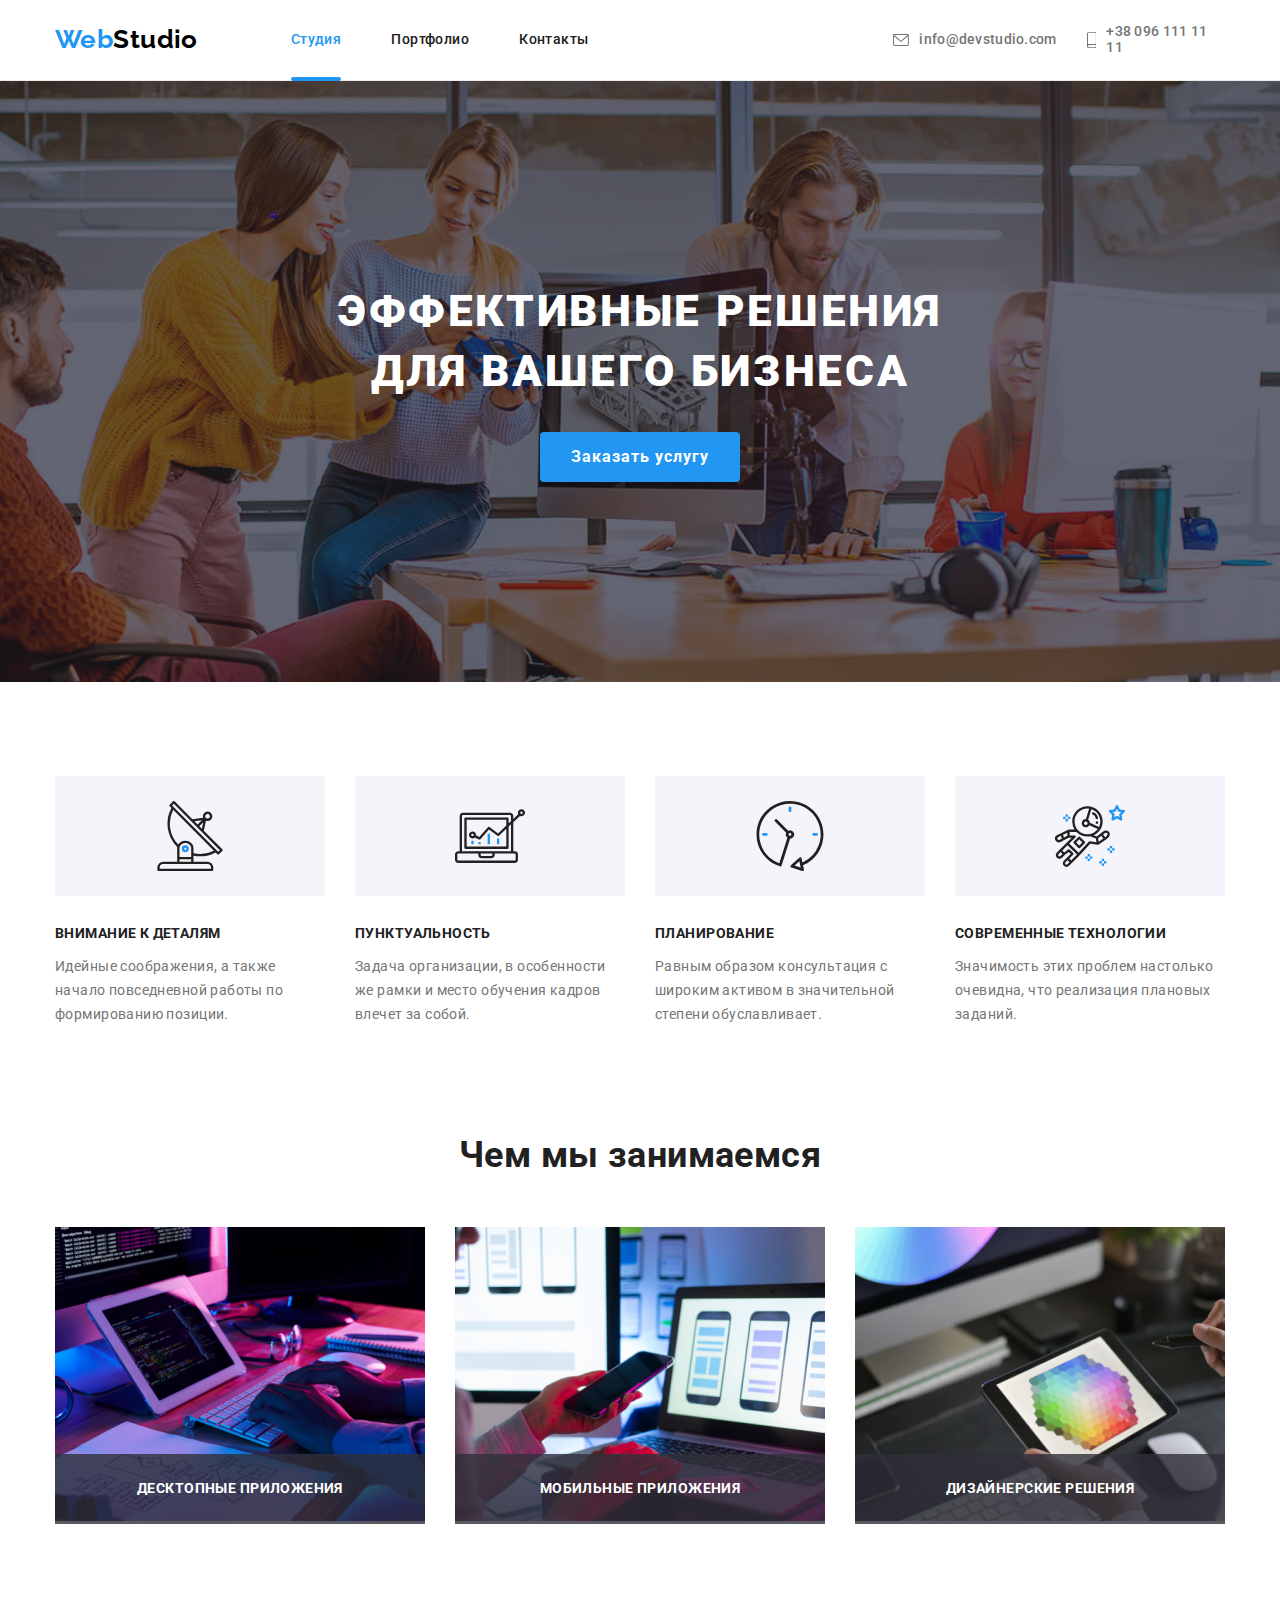
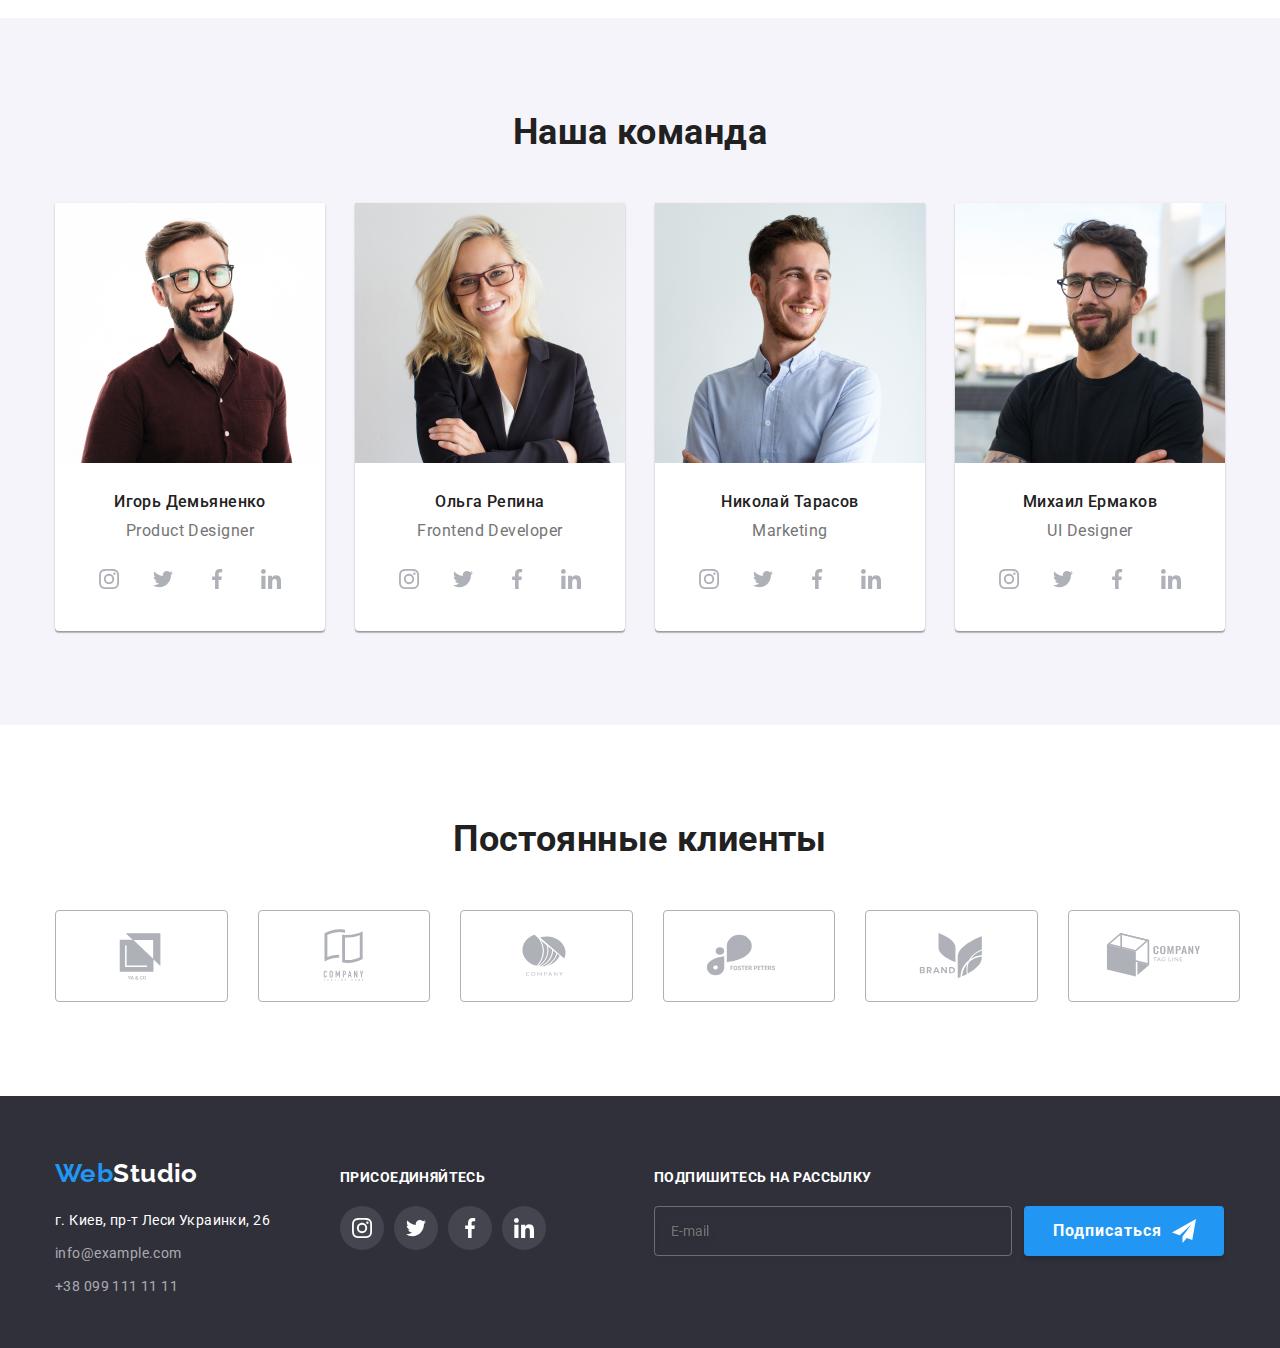
<file: index.html>
<!DOCTYPE html>
<html lang="ru">

<head>
    <meta charset="UTF-8" />
    <meta http-equiv="X-UA-Compatible" content="IE=edge" />
    <meta name="viewport" content="width=device-width, initial-scale=1.0" />
    <title>Студия</title>
    <link rel="preconnect" href="https://fonts.googleapis.com" />
    <link rel="preconnect" href="https://fonts.gstatic.com" crossorigin />
    <link href="https://fonts.googleapis.com/css2?family=Raleway:wght@700&family=Roboto:wght@400;500;700;900&display=swap" rel="stylesheet" />

    <link rel="stylesheet" href="./css/main.min.css" />

</head>

<body>
    <!-- header -->
    <header class="page-header">
        <div class="container page-header--justify">
            <div class="page-header__container">
                <a href="./index.html" class="page-header__logo-link">
                    <span class="page-header__logo">Web</span>Studio
                </a>
                <div class="menu-container" data-menu>
                    <nav class="nav">
                        <ul class="nav__list">
                            <li class="nav__item"><a href="./index.html" class="nav__link nav__current">Студия</a></li>
                            <li class="nav__item"><a href="./portfolio.html" class="nav__link">Портфолио</a></li>
                            <li class="nav__item"><a href="#" class="nav__link">Контакты</a></li>
                        </ul>
                    </nav>
                    <ul class="head-address">
                        <li class="head-address__item">
                            <a href="mailto:info@devstudio.com" class="head-address__link head-address--larger-size">
                                <svg class="head-address__icon" width="16" height="12">
                                    <use href="./images/icons.svg#envelope"></use>
                                </svg> info@devstudio.com
                            </a>
                        </li>
                        <li class="head-address__item">
                            <a href="tel:+380961111111" class="head-address__link head-address--smaller-size">
                                <svg class="head-address__icon" width="10" height="16">
                                    <use href="./images/icons.svg#smartphone"></use>
                                </svg> +38 096 111 11 11
                            </a>
                        </li>
                    </ul>
                    <ul class="header-links">
                        <li class="header-links__item">Instagram</li>
                        <li class="header-links__item">Twitter</li>
                        <li class="header-links__item">Facebook</li>
                        <li class="header-links__item">LinkedIn</li>
                    </ul>
                </div>
            </div>
            <button aria-expanded="false" aria-controls="nav__list" type="button" class="nav__button" data-menu-button>
                <svg width="24" height="24" aria-label="Переключатель мобильного меню">
                    <use class="nav__icon-menu" href="images/icons.svg#menu"></use>
                    <use class="nav__icon-close" href="images/icons.svg#close-menu"></use>
                </svg>
            </button>
        </div>
    </header>
    <main>
        <!-- основа -->
        <section class="hero">
            <div class="container">
                <h1 class="hero__title">Эффективные решения <br />для вашего бизнеса</h1>
                <button type="button" class="button" data-modal-open>Заказать услугу</button>
                <!-- MODAL -->
                <div class="backdrop is-hidden" data-modal>
                    <div class="modal">
                        <button type="button" class="modal__button" data-modal-close>
                            <svg width="18" height="18" class="modal-icon">
                                <use href="./images/icons.svg#close"></use>
                            </svg>
                        </button>
                        <p class="modal-text">Оставьте свои данные, мы вам перезвоним</p>

                        <form autocomplete="off" class="form">
                            <label class="form__label" for="name">Имя </label>
                            <span class="form__box">
                                <input type="text" name="name" class="form__input" id="name" />
                                <svg width="18" height="18" class="form__icon">
                                    <use href="./images/icons.svg#person"></use>
                                </svg>
                            </span>

                            <label class="form__label" for="phone-number">Телефон </label>
                            <span class="form__box"><input type="tel" name="phone-number" class="form__input"
                                    id="phone-number" />
                                <svg width="18" height="18" class="form__icon">
                                    <use href="./images/icons.svg#phone"></use>
                                </svg>
                            </span>

                            <label class="form__label" for="email">Почта </label>
                            <span class="form__box">
                                <input type="email" name="email" class="form__input" id="email" />
                                <svg width="18" height="18" class="form__icon">
                                    <use href="./images/icons.svg#email"></use>
                                </svg>
                            </span>

                            <label class="form__label" for="comment">Комментарий </label>
                            <textarea name="comment" id="comment" class="form__comment" placeholder="Введите текст"></textarea>


                            <label class="checkbox form__checkbox">
                                <input type="checkbox" name="checkbox" class="checkbox__visually-hidden" />
                                <svg width="11" height="8" class="checkbox__icon">
                                    <use href="./images/icons.svg#check"></use>
                                </svg>
                                Соглашаюсь с рассылкой и принимаю
                                <a href="#" class="checkbox__link">Условия договора</a>
                            </label>

                            <button type="submit" class="button">Отправить</button>
                        </form>
                    </div>
                </div>
            </div>
        </section>

        <!-- преимущества -->
        <section>
            <div class="container">
                <ul class="features">
                    <li class="features__item">
                        <svg class="features__icon" width="270" height="120">
                            <use href="./images/icons.svg#antenna"></use>
                        </svg>
                        <h3 class="features__title">Внимание к деталям</h3>
                        <p class="features__text">
                            Идейные соображения, а также начало повседневной работы по формированию позиции.
                        </p>
                    </li>
                    <li class="features__item">
                        <svg class="features__icon" width="270" height="120">
                            <use href="./images/icons.svg#diagram"></use>
                        </svg>
                        <h3 class="features__title">Пунктуальность</h3>
                        <p class="features__text">
                            Задача организации, в особенности же рамки и место обучения кадров влечет за собой.
                        </p>
                    </li>
                    <li class="features__item">
                        <svg class="features__icon" width="270" height="120">
                            <use href="./images/icons.svg#clock"></use>
                        </svg>
                        <h3 class="features__title">Планирование</h3>
                        <p class="features__text">
                            Равным образом консультация с широким активом в значительной степени обуславливает.
                        </p>
                    </li>
                    <li class="features__item">
                        <svg class="features__icon" width="270" height="120">
                            <use href="./images/icons.svg#astronaut"></use>
                        </svg>
                        <h3 class="features__title">Современные технологии</h3>
                        <p class="features__text">
                            Значимость этих проблем настолько очевидна, что реализация плановых заданий.
                        </p>
                    </li>
                </ul>
            </div>
        </section>
        <!-- чем занимаемся -->
        <section class="section-occupation">
            <div class="container">
                <h2 class="section-title">Чем мы занимаемся</h2>
                <ul class="occupation">
                    <li class="occupation__item">
                        <picture>
                            <source srcset="./images/desktop/occupation/desk-occup1@1x.jpg 370w, ./images/desktop/occupation/desk-occup1@2x.jpg 740w" media="(min-width: 1200px)" />
                            <img src="./images/img.1.jpg" alt="Человек набирает код на клавиатуре, перед ним планшет с синтаксисом" width="370" />
                            <div class="occupation__caption">
                                <p class="occupation__text">Десктопные приложения</p>
                            </div>
                        </picture>
                    </li>
                    <li class="occupation__item">
                        <picture>
                            <source srcset="./images/desktop/occupation/desk-occup2@1x.jpg 370w, ./images/desktop/occupation/desk-occup2@2x.jpg 740w" media="(min-width: 1200px)" />
                            <img src="./images/img.2.jpg" alt="Девушка держит телефон в руке, перед ней открытый ноутбук с инструкциями по телефону" width="370" />
                            <div class="occupation__caption">
                                <p class="occupation__text">Мобильные приложения</p>
                            </div>
                        </picture>
                    </li>
                    <li class="occupation__item">
                        <picture>
                            <source srcset="./images/desktop/occupation/desk-occup3@1x.jpg 370w, ./images/desktop/occupation/desk-occup3@2x.jpg 740w" media="(min-width: 1200px)" />
                            <img src="./images/img.3.jpg" alt="Человек держит планшет с изображением разноцветной мозаики" width="370" />
                            <div class="occupation__caption">
                                <p class="occupation__text">Дизайнерские решения</p>
                            </div>
                        </picture>
                    </li>
                </ul>
            </div>
        </section>
        <!-- команда -->
        <section class="section-team">
            <div class="container">
                <h2 class="section-title">Наша команда</h2>
                <ul class="team">
                    <li class="team__item">
                        <picture>
                            <source srcset="./images/desktop/team/desk-team1@1x.jpg 270w, ./images/desktop/team/desk-team1@2x.jpg 540w" media="(min-width: 1200px)" width="270" />
                            <source srcset="./images/tablet/team/tab-team1@1x.jpg 354w, ./images/tablet/team/tab-team1@2x.jpg 708w" media="(min-width: 768px)" width="354" />
                            <source srcset="./images/mobile/team/mob-team1@1x.jpg 450w, ./images/mobile/team/mob-team1@2x.jpg 900w" media="(max-width: 767px)" width="450" />

                            <img src="./images/img.4.jpg" alt="Product Designer" class="team__pic" />
                        </picture>
                        <h3 class="team__title">Игорь Демьяненко</h3>
                        <p class="team__text">Product Designer</p>
                        <ul class="media-links">
                            <li class="media-links__item">
                                <a href="#" aria-label="instagram" class="media-links__link">
                                    <svg class="media-links__icon" width="20" height="20">
                                        <use href="./images/icons.svg#instagram"></use>
                                    </svg>
                                </a>
                            </li>
                            <li class="media-links__item">
                                <a href="#" aria-label="twitter" class="media-links__link">
                                    <svg class="media-links__icon" width="20" height="20">
                                        <use href="./images/icons.svg#twitter"></use>
                                    </svg>
                                </a>
                            </li>
                            <li class="media-links__item">
                                <a href="#" aria-label="facebook" class="media-links__link">
                                    <svg class="media-links__icon" width="20" height="20">
                                        <use href="./images/icons.svg#facebook"></use>
                                    </svg>
                                </a>
                            </li>
                            <li class="media-links__item">
                                <a href="#" aria-label="linkedin" class="media-links__link">
                                    <svg class="media-links__icon" width="20" height="20">
                                        <use href="./images/icons.svg#linkedin"></use>
                                    </svg>
                                </a>
                            </li>
                        </ul>
                    </li>
                    <li class="team__item">
                        <picture>
                            <source srcset="./images/desktop/team/desk-team2@1x.jpg 270w, ./images/desktop/team/desk-team2@2x.jpg 540w" media="(min-width: 1200px)" width="270" />
                            <source srcset="./images/tablet/team/tab-team2@1x.jpg 354w, ./images/tablet/team/tab-team2@2x.jpg 708w" media="(min-width: 768px)" width="354" />
                            <source srcset="./images/mobile/team/mob-team2@1x.jpg 450w, ./images/mobile/team/mob-team2@2x.jpg 900w" media="(max-width: 767px)" width="450" />
                            <img src="./images/img.5.jpg" alt="Frontend Developer" class="team__pic" />
                        </picture>
                        <h3 class="team__title">Ольга Репина</h3>
                        <p class="team__text">Frontend Developer</p>
                        <ul class="media-links">
                            <li class="media-links__item">
                                <a href="#" aria-label="instagram" class="media-links__link">
                                    <svg class="media-links__icon" width="20" height="20">
                                        <use href="./images/icons.svg#instagram"></use>
                                    </svg>
                                </a>
                            </li>
                            <li class="media-links__item">
                                <a href="#" aria-label="twitter" class="media-links__link">
                                    <svg class="media-links__icon" width="20" height="20">
                                        <use href="./images/icons.svg#twitter"></use>
                                    </svg>
                                </a>
                            </li>
                            <li class="media-links__item">
                                <a href="#" aria-label="facebook" class="media-links__link">
                                    <svg class="media-links__icon" width="20" height="20">
                                        <use href="./images/icons.svg#facebook"></use>
                                    </svg>
                                </a>
                            </li>
                            <li class="media-links__item">
                                <a href="#" aria-label="linkedin" class="media-links__link">
                                    <svg class="media-links__icon" width="20" height="20">
                                        <use href="./images/icons.svg#linkedin"></use>
                                    </svg>
                                </a>
                            </li>
                        </ul>
                    </li>
                    <li class="team__item">
                        <picture>
                            <source srcset="./images/desktop/team/desk-team3@1x.jpg 270w, ./images/desktop/team/desk-team3@2x.jpg 540w" media="(min-width: 1200px)" width="270" />
                            <source srcset="./images/tablet/team/tab-team3@1x.jpg 354w, ./images/tablet/team/tab-team3@2x.jpg 708w" media="(min-width: 768px)" width="354" />
                            <source srcset="./images/mobile/team/mob-team3@1x.jpg 450w, ./images/mobile/team/mob-team3@2x.jpg 900w" media="(max-width: 767px)" width="450" />
                            <img src="./images/img.6.jpg" alt="Marketing" class="team__pic" />
                        </picture>
                        <h3 class="team__title">Николай Тарасов</h3>
                        <p class="team__text">Marketing</p>
                        <ul class="media-links">
                            <li class="media-links__item">
                                <a href="#" aria-label="instagram" class="media-links__link">
                                    <svg class="media-links__icon" width="20" height="20">
                                        <use href="./images/icons.svg#instagram"></use>
                                    </svg>
                                </a>
                            </li>
                            <li class="media-links__item">
                                <a href="#" aria-label="twitter" class="media-links__link">
                                    <svg class="media-links__icon" width="20" height="20">
                                        <use href="./images/icons.svg#twitter"></use>
                                    </svg>
                                </a>
                            </li>
                            <li class="media-links__item">
                                <a href="#" aria-label="facebook" class="media-links__link">
                                    <svg class="media-links__icon" width="20" height="20">
                                        <use href="./images/icons.svg#facebook"></use>
                                    </svg>
                                </a>
                            </li>
                            <li class="media-links__item">
                                <a href="#" aria-label="linkedin" class="media-links__link">
                                    <svg class="media-links__icon" width="20" height="20">
                                        <use href="./images/icons.svg#linkedin"></use>
                                    </svg>
                                </a>
                            </li>
                        </ul>
                    </li>
                    <li class="team__item">
                        <picture>
                            <source srcset="./images/desktop/team/desk-team4@1x.jpg 270w, ./images/desktop/team/desk-team4@2x.jpg 540w" media="(min-width: 1200px)" width="270" />
                            <source srcset="./images/tablet/team/tab-team4@1x.jpg 354w, ./images/tablet/team/tab-team4@2x.jpg 708w" media="(min-width: 768px)" width="354" />
                            <source srcset="./images/mobile/team/mob-team4@1x.jpg 450w, ./images/mobile/team/mob-team4@2x.jpg 900w" media="(max-width: 767px)" width="450" />
                            <img src="./images/img.7.jpg" alt="UI Designer" class="team__pic" />
                        </picture>
                        <h3 class="team__title">Михаил Ермаков</h3>
                        <p class="team__text">UI Designer</p>
                        <ul class="media-links">
                            <li class="media-links__item">
                                <a href="#" aria-label="instagram" class="media-links__link">
                                    <svg class="media-links__icon" width="20" height="20">
                                        <use href="./images/icons.svg#instagram"></use>
                                    </svg>
                                </a>
                            </li>
                            <li class="media-links__item">
                                <a href="#" aria-label="twitter" class="media-links__link">
                                    <svg class="media-links__icon" width="20" height="20">
                                        <use href="./images/icons.svg#twitter"></use>
                                    </svg>
                                </a>
                            </li>
                            <li class="media-links__item">
                                <a href="#" aria-label="facebook" class="media-links__link">
                                    <svg class="media-links__icon" width="20" height="20">
                                        <use href="./images/icons.svg#facebook"></use>
                                    </svg>
                                </a>
                            </li>
                            <li class="media-links__item">
                                <a href="#" aria-label="linkedin" class="media-links__link">
                                    <svg class="media-links__icon" width="20" height="20">
                                        <use href="./images/icons.svg#linkedin"></use>
                                    </svg>
                                </a>
                            </li>
                        </ul>
                    </li>
                </ul>
            </div>
        </section>
        <!--Постоянные клиенты-->
        <section class="section-clients">
            <div class="container">
                <h2 class="section-title">Постоянные клиенты</h2>
                <ul class="clients">
                    <li class="clients__item">
                        <a href="#" class="clients__link">
                            <svg class="clients__icon" width="106" height="60">
                                <use href="./images/icons.svg#logo1"></use>
                            </svg>
                        </a>
                    </li>
                    <li class="clients__item">
                        <a href="#" class="clients__link">
                            <svg class="clients__icon" width="106" height="60">
                                <use href="./images/icons.svg#logo2"></use>
                            </svg>
                        </a>
                    </li>
                    <li class="clients__item">
                        <a href="#" class="clients__link">
                            <svg class="clients__icon" width="106" height="60">
                                <use href="./images/icons.svg#logo3"></use>
                            </svg>
                        </a>
                    </li>
                    <li class="clients__item">
                        <a href="#" class="clients__link">
                            <svg class="clients__icon" width="106" height="60">
                                <use href="./images/icons.svg#logo4"></use>
                            </svg>
                        </a>
                    </li>
                    <li class="clients__item">
                        <a href="#" class="clients__link">
                            <svg class="clients__icon" width="106" height="60">
                                <use href="./images/icons.svg#logo5"></use>
                            </svg>
                        </a>
                    </li>
                    <li class="clients__item">
                        <a href="#" class="clients__link">
                            <svg class="clients__icon" width="106" height="60">
                                <use href="./images/icons.svg#logo6"></use>
                            </svg>
                        </a>
                    </li>
                </ul>
            </div>
        </section>
    </main>

    <!-- footer -->
    <footer class="page-footer">
        <div class="container page-footer--align">
            <div class="page-footer__container">
                <div class="address-box">
                    <a href="./index.html" class="address-box__link">
                        <span class="address-box__logo">Web</span>Studio</a>
                    <address>
                        <ul class="footer-address">
                            <li class="footer-address__item">
                                <a href="https://goo.gl/maps/1nnUmnMPvjqET8Wr9"
                                    class="footer-address__link footer-address__link--address">г. Киев, пр-т Леси
                                    Украинки, 26</a>
                            </li>
                            <li class="footer-address__item">
                                <a href="mailto:info@example.com"
                                    class="footer-address__link footer-address__link--email">info@example.com</a>
                            </li>
                            <li class="footer-address__item">
                                <a href="tel:+380991111111" class="footer-address__link footer-address__link--tel">+38
                                    099 111 11 11</a>
                            </li>
                        </ul>
                    </address>
                </div>
                <div class="media-box">
                    <h3 class="media-box__title">присоединяйтесь</h3>
                    <ul class="media-box__list">
                        <li class="media-box__item">
                            <a href="#" aria-label="instagram" class="media-box__link">
                                <svg class="media-box__icon" width="20" height="20">
                                    <use href="./images/icons.svg#instagram"></use>
                                </svg>
                            </a>
                        </li>
                        <li class="media-box__item">
                            <a href="#" aria-label="twitter" class="media-box__link">
                                <svg class="media-box__icon" width="20" height="20">
                                    <use href="./images/icons.svg#twitter"></use>
                                </svg>
                            </a>
                        </li>
                        <li class="media-box__item">
                            <a href="#" aria-label="facebook" class="media-box__link">
                                <svg class="media-box__icon" width="20" height="20">
                                    <use href="./images/icons.svg#facebook"></use>
                                </svg>
                            </a>
                        </li>
                        <li class="media-box__item">
                            <a href="#" aria-label="linkedin" class="media-box__link">
                                <svg class="media-box__icon" width="20" height="20">
                                    <use href="./images/icons.svg#linkedin"></use>
                                </svg>
                            </a>
                        </li>
                    </ul>
                </div>
            </div>
            <form class="footer-form">
                <div class="footer-form__box">
                    <h3 class="footer-form__title">Подпишитесь на рассылку</h3>
                    <label>
                        <input type="email" name="footer-email" placeholder="E-mail" class="footer-form__input" />
                    </label>
                </div>
                <button class="button  footer-form--subscribe">
                    Подписаться
                    <svg class="footer-form__icon" width="24" height="24">
                        <use href="./images/icons.svg#send"></use>
                    </svg>
                </button>
            </form>
        </div>
    </footer>
    <script src="./js/modal.js"></script>
    <script src="./js/mobile-menu.js"></script>
</body>

</html>
</file>
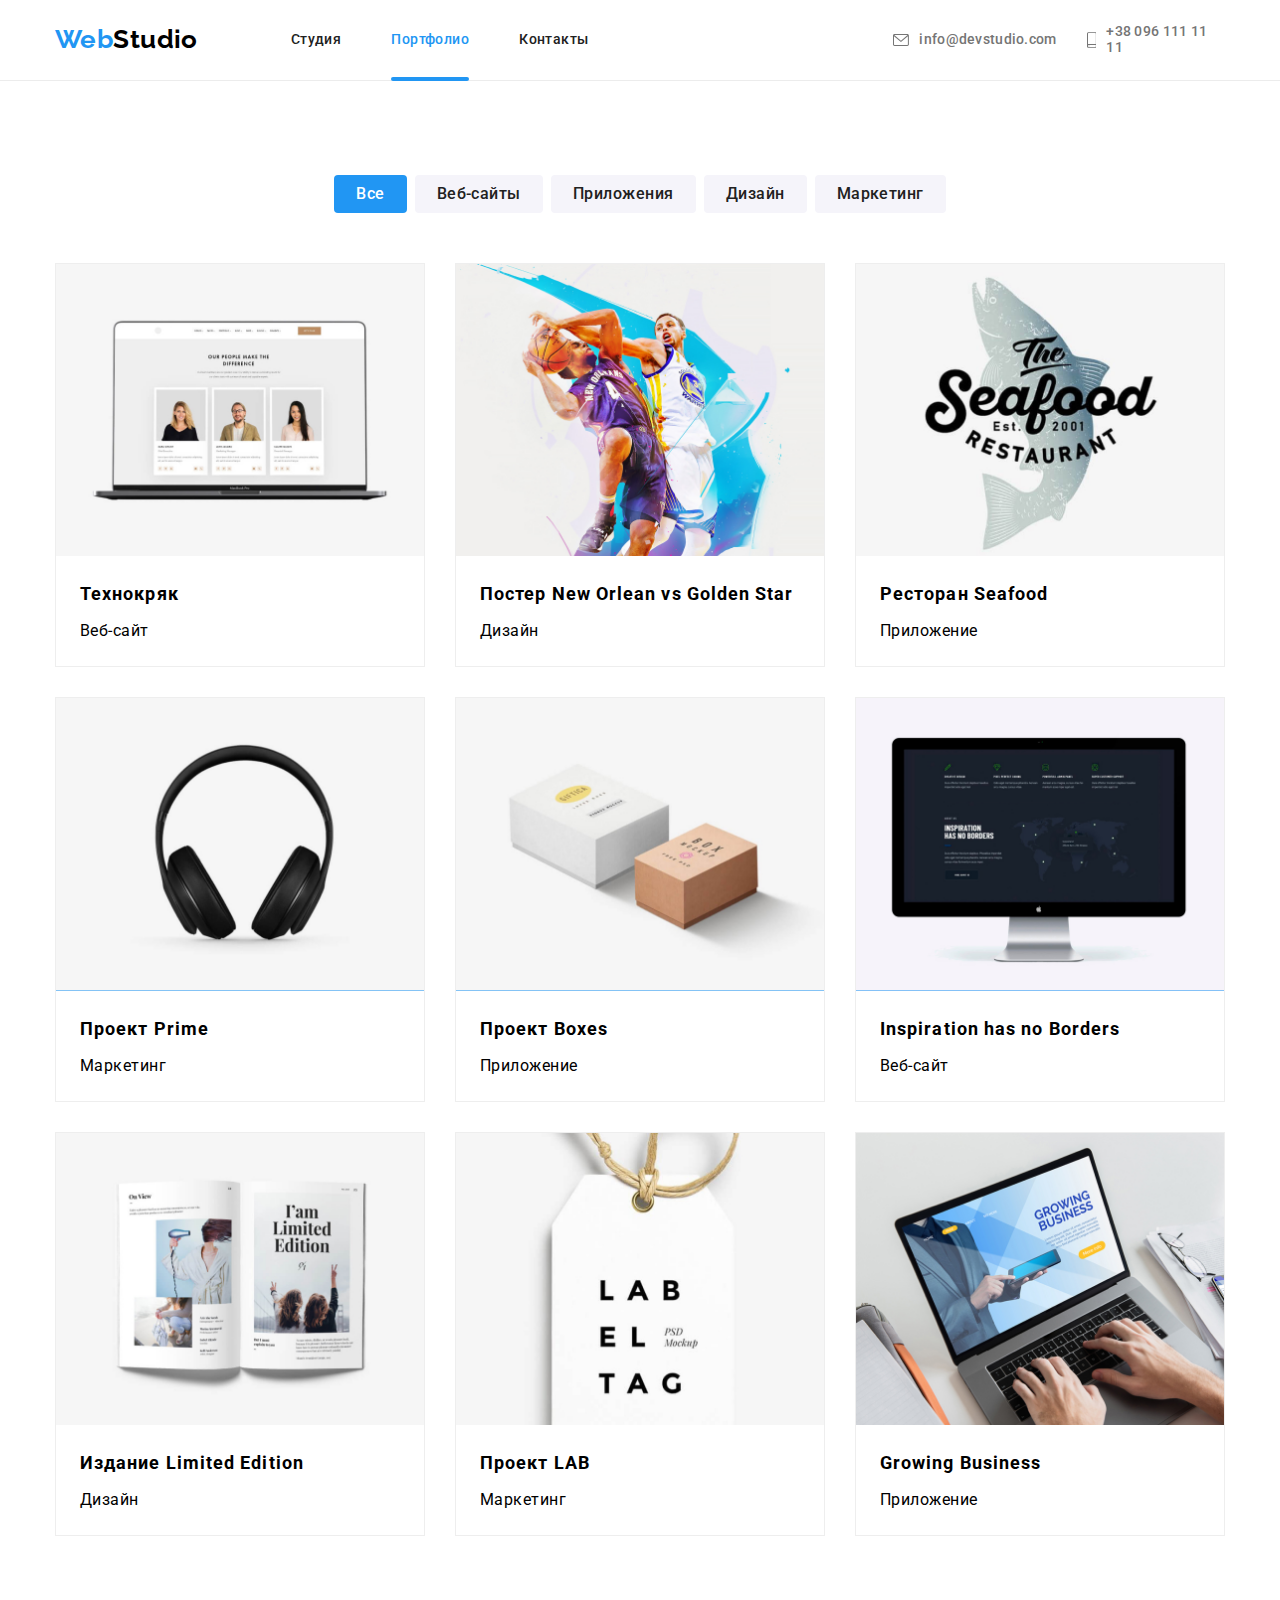
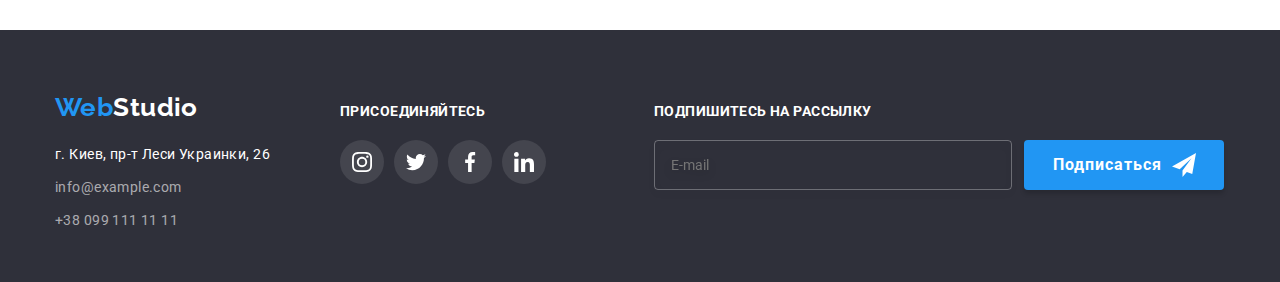
<file: portfolio.html>
<!DOCTYPE html>
<html lang="ru">

<head>
    <meta charset="UTF-8" />
    <meta http-equiv="X-UA-Compatible" content="IE=edge" />
    <meta name="viewport" content="width=device-width, initial-scale=1.0" />
    <title>Портфолио</title>
    <link rel="preconnect" href="https://fonts.googleapis.com" />
    <link rel="preconnect" href="https://fonts.gstatic.com" crossorigin />
    <link href="https://fonts.googleapis.com/css2?family=Raleway:wght@700&family=Roboto:wght@400;500;700;900&display=swap" rel="stylesheet" />

    <link rel="stylesheet" href="./css/main.min.css" />

</head>

<body>
    <!-- header -->
    <header class="page-header">
        <div class="container page-header--justify">
            <div class="page-header__container">
                <a href="./index.html" class="page-header__logo-link">
                    <span class="page-header__logo">Web</span>Studio</a>
                <div class="menu-container" data-menu>
                    <nav class="nav">
                        <ul class="nav__list">
                            <li class="nav__item"><a href="./index.html" class="nav__link">Студия</a></li>
                            <li class="nav__item"><a href="./portfolio.html" class="nav__link nav__current">Портфолио</a>
                            </li>
                            <li class="nav__item"><a href="#" class="nav__link">Контакты</a></li>
                        </ul>
                    </nav>
                    <ul class="head-address">
                        <li class="head-address__item">
                            <a href="mailto:info@devstudio.com" class="head-address__link head-address--larger-size">
                                <svg class="head-address__icon" width="16" height="12">
                                    <use href="./images/icons.svg#envelope"></use>
                                </svg> info@devstudio.com
                            </a>
                        </li>
                        <li class="head-address__item">
                            <a href="tel:+380961111111" class="head-address__link head-address--smaller-size">
                                <svg class="head-address__icon" width="10" height="16">
                                    <use href="./images/icons.svg#smartphone"></use>
                                </svg> +38 096 111 11 11
                            </a>
                        </li>
                    </ul>
                </div>
            </div>
            <button aria-expanded="false" aria-controls="nav__list" type="button" class="nav__button" data-menu-button>
                <svg width="24" height="24" aria-label="Переключатель мобильного меню">
                    <use class="nav__icon-menu" href="images/icons.svg#menu"></use>
                    <use class="nav__icon-close" href="images/icons.svg#close-menu"></use>
                </svg>
            </button>
        </div>
    </header>
    <!-- main -->
    <main>
        <!-- progjects -->
        <section>
            <div class="container">
                <div class="filter">
                    <button type="button" class="filter__button filter--accent">Все</button>
                    <button type="button" class="filter__button">Веб-сайты</button>
                    <button type="button" class="filter__button">Приложения</button>
                    <button type="button" class="filter__button">Дизайн</button>
                    <button type="button" class="filter__button">Маркетинг</button>
                </div>
                <ul class="projects">
                    <li class="projects__item">
                        <a class="projects__link">
                            <div class="projects__box">
                                <picture>
                                    <source srcset="./images/desktop/portfolio/desk-project1@1x.jpg 370w, ./images/desktop/portfolio/desk-project1@2x.jpg 740w" media="(min-width: 1200px)" width="370" />
                                    <source srcset="./images/tablet/portfolio/tab-project1@1x.jpg 354w, ./images/tablet/portfolio/tab-project1@2x.jpg 708w" media="(min-width: 768px)" width="354" />
                                    <source srcset="./images/mobile/portfolio/mob-project1@1x.jpg 450w, ./images/mobile/portfolio/mob-project1@2x.jpg 900w" media="(max-width: 767px)" width="450" />
                                    <img src="./images/portfolio.1.jpg" alt="Интерфейс веб-сайта изображен на экране ноутбука" class="projects__pic" />
                                    <div>
                                        <p class="projects__text"> Технокряк это современная площадка распространения коронавируса. Компании используют эту платформу для цифрового шпионажа и атак на защищённые сервера конкурентов. </p>
                                    </div>
                                </picture>
                            </div>
                            <h2 class="projects__title">Технокряк</h2>
                            <p class="projects__description">Веб-сайт</p>
                        </a>
                    </li>
                    <li class="projects__item">
                        <a class="projects__link">
                            <div class="projects__box">
                                <picture>
                                    <source srcset="./images/desktop/portfolio/desk-project2@1x.jpg 370w, ./images/desktop/portfolio/desk-project2@2x.jpg 740w" media="(min-width: 1200px)" width="370" />
                                    <source srcset="./images/tablet/portfolio/tab-project2@1x.jpg 354w, ./images/tablet/portfolio/tab-project2@2x.jpg 708w" media="(min-width: 768px)" width="354" />
                                    <source srcset="./images/mobile/portfolio/mob-project2@1x.jpg 450w, ./images/mobile/portfolio/mob-project2@2x.jpg 900w" media="(max-width: 767px)" width="450" />
                                    <img src="./images/portfolio.2.jpg" alt="Постер с двумя баскетболистами в ходе игры" class="projects__pic" />
                                    <div>
                                        <p class="projects__text">
                                            Технокряк это современная площадка распространения коронавируса. Компании используют эту платформу для цифрового шпионажа и атак на защищённые сервера конкурентов.
                                        </p>
                                    </div>
                                </picture>
                            </div>
                            <h2 class="projects__title">Постер New Orlean vs Golden Star</h2>
                            <p class="projects__description">Дизайн</p>
                        </a>
                    </li>
                    <li class="projects__item">
                        <a class="projects__link">
                            <div class="projects__box">
                                <picture>
                                    <source srcset="./images/desktop/portfolio/desk-project3@1x.jpg 370w, ./images/desktop/portfolio/desk-project3@2x.jpg 740w" media="(min-width: 1200px)" width="370" />
                                    <source srcset="./images/tablet/portfolio/tab-project3@1x.jpg 354w, ./images/tablet/portfolio/tab-project3@2x.jpg 708w" media="(min-width: 768px)" width="354" />
                                    <source srcset="./images/mobile/portfolio/mob-project3@1x.jpg 450w, ./images/mobile/portfolio/mob-project3@2x.jpg 900w" media="(max-width: 767px)" width="450" />
                                    <img src="./images/portfolio.3.jpg" alt="Логотип названия ресторана с рыбой на заднем фоне" class="projects__pic" />
                                    <div>
                                        <p class="projects__text">
                                            Технокряк это современная площадка распространения коронавируса. Компании используют эту платформу для цифрового шпионажа и атак на защищённые сервера конкурентов.
                                        </p>
                                    </div>
                                </picture>
                            </div>
                            <h2 class="projects__title">Ресторан Seafood</h2>
                            <p class="projects__description">Приложение</p>
                        </a>
                    </li>
                    <li class="projects__item">
                        <a class="projects__link">
                            <div class="projects__box">
                                <picture>
                                    <source srcset="./images/desktop/portfolio/desk-project4@1x.jpg 370w, ./images/desktop/portfolio/desk-project4@2x.jpg 740w" media="(min-width: 1200px)" width="370" />
                                    <source srcset="./images/tablet/portfolio/tab-project4@1x.jpg 354w, ./images/tablet/portfolio/tab-project4@2x.jpg 708w" media="(min-width: 768px)" width="354" />
                                    <source srcset="./images/mobile/portfolio/mob-project4@1x.jpg 450w, ./images/mobile/portfolio/mob-project4@2x.jpg 900w" media="(max-width: 767px)" width="450" />
                                    <img src="./images/portfolio.4.jpg" alt="Черные наушники на белом фоне" class="projects__pic">
                                    <div>
                                        <p class="projects__text">
                                            Технокряк это современная площадка распространения коронавируса. Компании используют эту платформу для цифрового шпионажа и атак на защищённые сервера конкурентов.
                                        </p>
                                    </div>
                                </picture>
                            </div>
                            <h2 class="projects__title">Проект Prime</h2>
                            <p class="projects__description">Маркетинг</p>
                        </a>
                    </li>
                    <li class="projects__item">
                        <a class="projects__link">
                            <div class="projects__box">
                                <picture>
                                    <source srcset="./images/desktop/portfolio/desk-project5@1x.jpg 370w, ./images/desktop/portfolio/desk-project5@2x.jpg 740w" media="(min-width: 1200px)" width="370" />
                                    <source srcset="./images/tablet/portfolio/tab-project5@1x.jpg 354w, ./images/tablet/portfolio/tab-project5@2x.jpg 708w" media="(min-width: 768px)" width="354" />
                                    <source srcset="./images/mobile/portfolio/mob-project5@1x.jpg 450w, ./images/mobile/portfolio/mob-project5@2x.jpg 900w" media="(max-width: 767px)" width="450" />
                                    <img src="./images/portfolio.5.jpg" alt="Большая белая подарочная коробка и коричневая коробка поменьше расположены рядом" class="projects__pic" />
                                    <div>
                                        <p class="projects__text">
                                            Технокряк это современная площадка распространения коронавируса. Компании используют эту платформу для цифрового шпионажа и атак на защищённые сервера конкурентов.
                                        </p>
                                    </div>
                                </picture>
                            </div>
                            <h2 class="projects__title">Проект Boxes</h2>
                            <p class="projects__description">Приложение</p>
                        </a>
                    </li>
                    <li class="projects__item">
                        <a class="projects__link">
                            <div class="projects__box">
                                <picture>
                                    <source srcset="./images/desktop/portfolio/desk-project6@1x.jpg 370w, ./images/desktop/portfolio/desk-project6@2x.jpg 740w" media="(min-width: 1200px)" width="370" />
                                    <source srcset="./images/tablet/portfolio/tab-project6@1x.jpg 354w, ./images/tablet/portfolio/tab-project6@2x.jpg 708w" media="(min-width: 768px)" width="354" />
                                    <source srcset="./images/mobile/portfolio/mob-project6@1x.jpg 450w, ./images/mobile/portfolio/mob-project6@2x.jpg 900w" media="(max-width: 767px)" width="450" />
                                    <img src=" ./images/portfolio.6.jpg " alt="Черный монитор с интерфейсом веб-сайта" class="projects__pic" />
                                    <div>
                                        <p class="projects__text">
                                            Технокряк это современная площадка распространения коронавируса. Компании используют эту платформу для цифрового шпионажа и атак на защищённые сервера конкурентов.
                                        </p>
                                    </div>
                                </picture>
                            </div>
                            <h2 class="projects__title">Inspiration has no Borders</h2>
                            <p class="projects__description">Веб-сайт</p>
                        </a>
                    </li>
                    <li class="projects__item">
                        <a class="projects__link">
                            <div class="projects__box">
                                <picture>
                                    <source srcset="./images/desktop/portfolio/desk-project7@1x.jpg 370w, ./images/desktop/portfolio/desk-project7@2x.jpg 740w" media="(min-width: 1200px)" width="370" />
                                    <source srcset="./images/tablet/portfolio/tab-project7@1x.jpg 354w, ./images/tablet/portfolio/tab-project7@2x.jpg 708w" media="(min-width: 768px)" width="354" />
                                    <source srcset="./images/mobile/portfolio/mob-project7@1x.jpg 450w, ./images/mobile/portfolio/mob-project7@2x.jpg 900w" media="(max-width: 767px)" width="450" />
                                    <img src="./images/portfolio.7.jpg" alt="Развернутый журнал со страницами с ограниченного тиража" class="projects__pic" />
                                    <div>
                                        <p class="projects__text">
                                            Технокряк это современная площадка распространения коронавируса. Компании используют эту платформу для цифрового шпионажа и атак на защищённые сервера конкурентов.
                                        </p>
                                    </div>
                                </picture>
                            </div>
                            <h2 class="projects__title">Издание Limited Edition</h2>
                            <p class="projects__description">Дизайн</p>
                        </a>
                    </li>
                    <li class="projects__item">
                        <a class="projects__link">
                            <div class="projects__box">
                                <picture>
                                    <source srcset="./images/desktop/portfolio/desk-project8@1x.jpg 370w, ./images/desktop/portfolio/desk-project8@2x.jpg 740w" media="(min-width: 1200px)" width="370" />
                                    <source srcset="./images/tablet/portfolio/tab-project8@1x.jpg 354w, ./images/tablet/portfolio/tab-project8@2x.jpg 708w" media="(min-width: 768px)" width="354" />
                                    <source srcset="./images/mobile/portfolio/mob-project8@1x.jpg 450w, ./images/mobile/portfolio/mob-project8@2x.jpg 900w" media="(max-width: 767px)" width="450" />
                                    <img src="./images/portfolio.8.jpg" alt="Черный текст названия проекта на белой бирке" class="projects__pic" />
                                    <div>
                                        <p class="projects__text">
                                            Технокряк это современная площадка распространения коронавируса. Компании используют эту платформу для цифрового шпионажа и атак на защищённые сервера конкурентов.
                                        </p>
                                    </div>
                                </picture>
                            </div>
                            <h2 class="projects__title">Проект LAB</h2>
                            <p class="projects__description">Маркетинг</p>
                        </a>
                    </li>
                    <li class="projects__item">
                        <a class="projects__link">
                            <div class="projects__box">
                                <picture>
                                    <source srcset="./images/desktop/portfolio/desk-project9@1x.jpg 370w, ./images/desktop/portfolio/desk-project9@2x.jpg 740w" media="(min-width: 1200px)" width="370" />
                                    <source srcset="./images/tablet/portfolio/tab-project9@1x.jpg 354w, ./images/tablet/portfolio/tab-project9@2x.jpg 708w" media="(min-width: 768px)" width="354" />
                                    <source srcset="./images/mobile/portfolio/mob-project9@1x.jpg 450w, ./images/mobile/portfolio/mob-project9@2x.jpg 900w" media="(max-width: 767px)" width="450" />
                                    <img src="./images/portfolio.9.jpg" alt="Интерфейс страницы приложения изображен на экране ноутбука" class="projects__pic" />
                                    <div>
                                        <p class="projects__text">
                                            Технокряк это современная площадка распространения коронавируса. Компании используют эту платформу для цифрового шпионажа и атак на защищённые сервера конкурентов.
                                        </p>
                                    </div>
                                </picture>
                            </div>
                            <h2 class=" projects__title ">Growing Business</h2>
                            <p class=" projects__description ">Приложение</p>
                        </a>
                    </li>
                </ul>
            </div>
        </section>
        <!-- footer -->
        <footer class="page-footer">
            <div class="container page-footer--align">
                <div class="page-footer__container">
                    <div class="address-box">
                        <a href="./index.html" class="address-box__link">
                            <span class="address-box__logo">Web</span>Studio</a>
                        <address>
                            <ul class="footer-address">
                                <li class="footer-address__item">
                                    <a href="https://goo.gl/maps/1nnUmnMPvjqET8Wr9"
                                        class="footer-address__link footer-address__link--address">г. Киев, пр-т Леси
                                        Украинки, 26</a>
                                </li>
                                <li class="footer-address__item">
                                    <a href=" mailto:info@example.com "
                                        class="footer-address__link footer-address__link--email">info@example.com</a>
                                </li>
                                <li class="footer-address__item">
                                    <a href="tel:+380991111111"
                                        class="footer-address__link footer-address__link--tel">+38
                                        099 111 11 11</a>
                                </li>
                            </ul>
                        </address>
                    </div>
                    <div class="media-box">
                        <h3 class="media-box__title">присоединяйтесь</h3>
                        <ul class="media-box__list">
                            <li class="media-box__item">
                                <a href="#" aria-label="instagram" class="media-box__link">
                                    <svg class="media-box__icon" width="20" height="20">
                                        <use href="./images/icons.svg#instagram"></use>
                                    </svg>
                                </a>
                            </li>
                            <li class="media-box__item">
                                <a href="#" aria-label="twitter" class="media-box__link">
                                    <svg class="media-box__icon" width="20" height="20">
                                        <use href="./images/icons.svg#twitter"></use>
                                    </svg>
                                </a>
                            </li>
                            <li class="media-box__item">
                                <a href="#" aria-label="facebook" class="media-box__link">
                                    <svg class="media-box__icon" width="20" height="20">
                                        <use href="./images/icons.svg#facebook"></use>
                                    </svg>
                                </a>
                            </li>
                            <li class="media-box__item">
                                <a href="#" aria-label="linkedin" class="media-box__link">
                                    <svg class="media-box__icon" width="20" height="20">
                                        <use href="./images/icons.svg#linkedin"></use>
                                    </svg>
                                </a>
                            </li>
                        </ul>
                    </div>
                </div>
                <form class="footer-form">
                    <div class="footer-form__box">
                        <h3 class="footer-form__title">Подпишитесь на рассылку</h3>
                        <label>
                            <input type="email" name="footer-email" placeholder="E-mail" class="footer-form__input" />
                        </label>
                    </div>
                    <button class="button footer-form--subscribe">
                        Подписаться
                        <svg width="24" height="24" class="footer-form__icon">
                            <use href="./images/icons.svg#send"></use>
                        </svg>
                    </button>
                </form>
            </div>
        </footer>
        <script src="./js/mobile-menu.js"></script>
</body>

</html>
</file>
<file: css/main.min.css>
/*! modern-normalize v1.1.0 | MIT License | https://github.com/sindresorhus/modern-normalize */*,::before,::after{-webkit-box-sizing:border-box;box-sizing:border-box}html{line-height:1.15;-webkit-text-size-adjust:100%;-moz-tab-size:4;-o-tab-size:4;tab-size:4}body{margin:0;font-family:system-ui,-apple-system,"Segoe UI",Roboto,Helvetica,Arial,sans-serif,"Apple Color Emoji","Segoe UI Emoji"}hr{height:0;color:inherit}abbr[title]{-webkit-text-decoration:underline dotted;text-decoration:underline dotted}b,strong{font-weight:bolder}code,kbd,samp,pre{font-family:ui-monospace, SFMono-Regular, Consolas, 'Liberation Mono', Menlo, monospace;font-size:1em}small{font-size:80%}sub,sup{font-size:75%;line-height:0;position:relative;vertical-align:baseline}sub{bottom:-0.25em}sup{top:-0.5em}table{text-indent:0;border-color:inherit}button,input,optgroup,select,textarea{font-family:inherit;font-size:100%;line-height:1.15;margin:0}button,select{text-transform:none}button,[type='button'],[type='reset'],[type='submit']{-webkit-appearance:button}::-moz-focus-inner{border-style:none;padding:0}:-moz-focusring{outline:1px dotted ButtonText}:-moz-ui-invalid{box-shadow:none}legend{padding:0}progress{vertical-align:baseline}::-webkit-inner-spin-button,::-webkit-outer-spin-button{height:auto}[type='search']{-webkit-appearance:textfield;outline-offset:-2px}::-webkit-search-decoration{-webkit-appearance:none}::-webkit-file-upload-button{-webkit-appearance:button;font:inherit}summary{display:list-item}.nav__list,.head-address,.header-links,.features,.occupation,.team,.media-links,.clients,.projects,.footer-address,.media-box__list{list-style:none;padding:0;margin:0}.page-header__logo,.address-box__logo{font-family:'Raleway', sans-serif;color:#2196F3}.media-box__title,.footer-form__title{text-transform:uppercase;margin-bottom:20px;padding:0;font-weight:700;font-size:14px;line-height:1.14;letter-spacing:0.03em;color:#fff}body{font-size:14px;font-family:'Roboto', sans-serif;letter-spacing:0.03em}.button{display:inline-block;height:50px;width:200px;background-color:#2196F3;color:#fff;font-family:'Roboto', sans-serif;font-style:normal;font-weight:bold;font-size:16px;line-height:30px;cursor:pointer;letter-spacing:0.06em;-webkit-box-shadow:0px 4px 4px rgba(0,0,0,0.15);box-shadow:0px 4px 4px rgba(0,0,0,0.15);border-radius:4px;border:none;margin:0 auto}.container{margin:0 auto;padding-left:15px;padding-right:15px}@media screen and (min-width: 480px){.container{width:480px}}@media screen and (min-width: 768px){.container{width:768px}}@media screen and (min-width: 1200px){.container{width:1200px}}.section-title{color:#212121;font-weight:700;font-size:28px;line-height:1.17;text-align:center;padding-bottom:30px;margin:0}@media screen and (min-width: 1200px){.section-title{padding-bottom:50px;font-size:36px;line-height:1.16}}.page-header{border-bottom:1px solid #ececec;position:relative;width:100%}.page-header--justify{height:80px}@media screen and (max-width: 767px){.page-header--justify{display:-webkit-box;display:-ms-flexbox;display:flex;-webkit-box-pack:justify;-ms-flex-pack:justify;justify-content:space-between;-webkit-box-align:center;-ms-flex-align:center;align-items:center}}@media screen and (min-width: 768px){.page-header__container{display:-webkit-box;display:-ms-flexbox;display:flex}}.page-header__logo-link{font-family:'Raleway', sans-serif;font-style:normal;text-decoration:none;font-weight:700;font-size:24px;line-height:1.16;color:#000;margin-bottom:16px;margin-top:16px}@media screen and (min-width: 768px){.page-header__logo-link{margin-right:88px;margin-bottom:26px;margin-top:26px}}@media screen and (min-width: 1200px){.page-header__logo-link{font-size:26px;line-height:1.19;margin-right:93px;margin-bottom:25px;margin-top:24px}}.nav{display:-webkit-box;display:-ms-flexbox;display:flex}@media screen and (max-width: 767px){.menu-container{display:none;position:absolute;left:0;top:100%;height:100%;width:100%}.menu-container.is-open{display:block;position:fixed;top:0;left:0;width:100%;height:100%;background-color:#fff;z-index:999}}@media screen and (min-width: 768px) and (max-width: 1199px){.menu-container{display:-webkit-box;display:-ms-flexbox;display:flex;-webkit-box-align:center;-ms-flex-align:center;align-items:center;-webkit-box-pack:justify;-ms-flex-pack:justify;justify-content:space-between;width:100%}}@media screen and (min-width: 1200px){.menu-container{display:-webkit-box;display:-ms-flexbox;display:flex}}.nav__list{display:-webkit-box;display:-ms-flexbox;display:flex}@media screen and (max-width: 767px){.nav__list{-webkit-box-orient:vertical;-webkit-box-direction:normal;-ms-flex-direction:column;flex-direction:column;position:absolute;left:40px;top:48px}}@media screen and (max-width: 767px){.nav__item:not(:last-child){padding-bottom:32px}}@media screen and (min-width: 768px){.nav__item:not(:last-child){margin-right:50px}}.nav__link{font-family:'Roboto', sans-serif;font-style:normal;font-weight:500;text-decoration:none;font-size:40px;line-height:1.17;color:#212121;display:block;-webkit-transition:color 250ms cubic-bezier(0.4, 0, 0.2, 1);transition:color 250ms cubic-bezier(0.4, 0, 0.2, 1)}@media screen and (min-width: 768px){.nav__link{font-size:14px;line-height:1.14;text-align:center;padding:32px 0}}.nav__link:hover,.nav__link:focus{color:#2196F3}.nav__current{color:#2196F3;position:relative}@media screen and (min-width: 768px){.nav__current::after{content:"";display:inline-block;width:100%;height:4px;position:absolute;left:0;bottom:-1px;background-color:#2196F3;border-radius:2px}}.nav__button{display:none}@media screen and (max-width: 767px){.nav__button{display:-webkit-inline-box;display:-ms-inline-flexbox;display:inline-flex;margin:0;padding:0;border:none;background-color:transparent;z-index:999}.nav__button .nav__icon-close{display:none}.nav__button .nav__icon-menu{display:block}.nav__button.is-open .nav__icon-close{display:block}.nav__button.is-open .nav__icon-menu{display:none}}@media screen and (max-width: 767px){.head-address{display:-webkit-box;display:-ms-flexbox;display:flex;-webkit-box-orient:vertical;-webkit-box-direction:reverse;-ms-flex-direction:column-reverse;flex-direction:column-reverse;position:absolute;left:40px;bottom:134px}}@media screen and (min-width: 1200px){.head-address{display:-webkit-box;display:-ms-flexbox;display:flex;-webkit-box-align:center;-ms-flex-align:center;align-items:center;margin-left:305px}}@media screen and (min-width: 768px) and (max-width: 1199px){.head-address__item:nth-child(1){margin-bottom:10px}}@media screen and (min-width: 1200px){.head-address__item:nth-child(1){margin-right:30px}}@media screen and (max-width: 767px){.head-address--larger-size{font-size:24px;line-height:1.16;letter-spacing:0.02em}}@media screen and (max-width: 767px){.head-address--smaller-size{font-size:34px;line-height:1.17;letter-spacing:0.02em;margin-bottom:32px}}.head-address__link{display:-webkit-box;display:-ms-flexbox;display:flex;-webkit-box-align:center;-ms-flex-align:center;align-items:center;letter-spacing:0.02em;font-weight:500;text-decoration:none;color:#757575;-webkit-transition:color 250ms cubic-bezier(0.4, 0, 0.2, 1);transition:color 250ms cubic-bezier(0.4, 0, 0.2, 1)}.head-address__link:hover,.head-address__link:focus{color:#2196F3}@media screen and (min-width: 768px){.head-address__link{font-size:14px;line-height:1.14}}.head-address__icon{fill:#757575;margin-right:10px;-webkit-transition:fill 250ms cubic-bezier(0.4, 0, 0.2, 1);transition:fill 250ms cubic-bezier(0.4, 0, 0.2, 1)}@media screen and (max-width: 767px){.head-address__icon{display:none}}.head-address__link:hover .head-address__icon,.head-address__link:focus .head-address__icon{fill:#2196F3}.header-links{width:100%;display:-webkit-box;display:-ms-flexbox;display:flex;position:absolute;bottom:48px;left:40px}@media screen and (min-width: 768px){.header-links{display:none}}.header-links__item{font-size:18px;line-height:1.22;letter-spacing:0.02em;font-weight:500;color:#2196F3}.header-links__item:not(:last-child)::after{content:"";border:1px solid rgba(33,33,33,0.2);margin-left:10px;margin-right:10px}.hero{background-color:#2f303a;margin-left:auto;margin-right:auto;background-image:-webkit-gradient(linear, left top, right top, from(rgba(47,48,58,0.4)), to(rgba(47,48,58,0.4))),url(../images/img.fon.jpg);background-image:linear-gradient(to right, rgba(47,48,58,0.4), rgba(47,48,58,0.4)),url(../images/img.fon.jpg);background-repeat:no-repeat;background-position:center;background-size:cover;width:100%;max-width:1600px;padding:118px 0;text-align:center}@media (min-device-pixel-ratio: 2), (-webkit-min-device-pixel-ratio: 2), (min-resolution: 192dpi), (min-resolution: 2dppx){.hero{background-image:-webkit-gradient(linear, left top, right top, from(rgba(47,48,58,0.4)), to(rgba(47,48,58,0.4))),url("../images/mobile/header/mob-header@2x.jpg");background-image:linear-gradient(to right, rgba(47,48,58,0.4), rgba(47,48,58,0.4)),url("../images/mobile/header/mob-header@2x.jpg")}}@media screen and (min-width: 768px){.hero{background-image:-webkit-gradient(linear, left top, right top, from(rgba(47,48,58,0.4)), to(rgba(47,48,58,0.4))),url("../images/tablet/header/tab-header@1x.jpg");background-image:linear-gradient(to right, rgba(47,48,58,0.4), rgba(47,48,58,0.4)),url("../images/tablet/header/tab-header@1x.jpg")}}@media screen and (min-width: 768px) and (min-device-pixel-ratio: 2), screen and (min-width: 768px) and (-webkit-min-device-pixel-ratio: 2), screen and (min-width: 768px) and (min-resolution: 192dpi), screen and (min-width: 768px) and (min-resolution: 2dppx){.hero{background-image:-webkit-gradient(linear, left top, right top, from(rgba(47,48,58,0.4)), to(rgba(47,48,58,0.4))),url("../images/tablet/header/tab-header@2x.jpg");background-image:linear-gradient(to right, rgba(47,48,58,0.4), rgba(47,48,58,0.4)),url("../images/tablet/header/tab-header@2x.jpg")}}@media screen and (min-width: 1200px){.hero{padding:200px 0;background-image:-webkit-gradient(linear, left top, right top, from(rgba(47,48,58,0.4)), to(rgba(47,48,58,0.4))),url("../images/desktop/header/desk-header@1x.jpg");background-image:linear-gradient(to right, rgba(47,48,58,0.4), rgba(47,48,58,0.4)),url("../images/desktop/header/desk-header@1x.jpg")}}@media screen and (min-width: 1200px) and (min-device-pixel-ratio: 2), screen and (min-width: 1200px) and (-webkit-min-device-pixel-ratio: 2), screen and (min-width: 1200px) and (min-resolution: 192dpi), screen and (min-width: 1200px) and (min-resolution: 2dppx){.hero{background-image:-webkit-gradient(linear, left top, right top, from(rgba(47,48,58,0.4)), to(rgba(47,48,58,0.4))),url("../images/desktop/header/desk-header@2x.jpg");background-image:linear-gradient(to right, rgba(47,48,58,0.4), rgba(47,48,58,0.4)),url("../images/desktop/header/desk-header@2x.jpg")}}.hero__title{color:#fff;font-weight:900;font-size:26px;line-height:1.61;letter-spacing:0.06em;text-transform:uppercase;margin-top:0;margin-bottom:30px}@media screen and (min-width: 1200px){.hero__title{font-size:44px;line-height:1.37}}.backdrop{position:fixed;top:0;left:0;width:100%;height:100%;z-index:1;background-color:rgba(0,0,0,0.2);-webkit-transition:250ms linear;transition:250ms linear}.backdrop.is-hidden{opacity:0;pointer-events:none;visibility:hidden}.backdrop.is-hidden .modal{-webkit-transform:translate(-50%, -50%) scale(0.9);transform:translate(-50%, -50%) scale(0.9)}.modal{position:absolute;top:50%;left:50%;width:450px;height:609px;-webkit-transform:translate(-50%, -50%) scale(1);transform:translate(-50%, -50%) scale(1);-webkit-transition:-webkit-transform 250ms linear;transition:-webkit-transform 250ms linear;transition:transform 250ms linear;transition:transform 250ms linear, -webkit-transform 250ms linear;-webkit-box-shadow:0px 1px 3px rgba(0,0,0,0.12),0px 1px 1px rgba(0,0,0,0.14),0px 2px 1px rgba(0,0,0,0.2);box-shadow:0px 1px 3px rgba(0,0,0,0.12),0px 1px 1px rgba(0,0,0,0.14),0px 2px 1px rgba(0,0,0,0.2);border-radius:4px;background-color:#fff;padding:40px}@media screen and (max-width: 479px){.modal{width:calc(100% - 30px)}}@media screen and (min-width: 1200px){.modal{width:528px;height:581px}}.modal__button{position:absolute;top:8px;right:8px;width:30px;height:30px;padding:0;border-radius:50%;border:1px solid rgba(0,0,0,0.1);background-color:#fff;cursor:pointer}.modal__button:hover .modal-icon,.modal__button:focus .modal-icon{fill:#2196F3}.modal-icon{-webkit-transition:fill 250ms cubic-bezier(0.4, 0, 0.2, 1);transition:fill 250ms cubic-bezier(0.4, 0, 0.2, 1);margin:5px 5px}.modal-text{font-weight:700;font-size:20px;line-height:1.5;margin:0 0 12px 0;color:#212121}@media screen and (min-width: 1200px){.modal-text{line-height:1.15}}.form__label{font-weight:400;font-size:12px;line-height:1.16;letter-spacing:0.01em;display:-webkit-box;display:-ms-flexbox;display:flex;color:#757575}.form__box{position:relative}.form__input{width:100%;height:40px;border:1px solid rgba(33,33,33,0.2);border-radius:4px;padding:11px 42px;margin-bottom:10px;margin-top:4px;font-weight:normal;font-size:12px;line-height:1.16;letter-spacing:0.01em}.form__input:focus{border:1px solid #2196F3;outline:0}.form__input:focus ~ .form__icon{fill:#2196F3}.form__icon{position:absolute;top:0;left:14px}.form__comment{width:100%;height:120px;border:1px solid rgba(33,33,33,0.2);border-radius:4px;resize:none;padding:12px 16px;margin-top:4px;font-weight:normal;font-size:12px;line-height:1.16;letter-spacing:0.01em}.form__comment::-webkit-input-placeholder{color:rgba(117,117,117,0.5)}.form__comment:-ms-input-placeholder{color:rgba(117,117,117,0.5)}.form__comment::-ms-input-placeholder{color:rgba(117,117,117,0.5)}.form__comment::placeholder{color:rgba(117,117,117,0.5)}.form__comment:focus{border:1px solid #2196F3;outline:0}.form__comment:not(:placeholder-shown){color:#212121}.checkbox{font-weight:normal;font-size:12px;line-height:1.16;color:#757575;-webkit-box-align:center;-ms-flex-align:center;align-items:center;-webkit-box-pack:center;-ms-flex-pack:center;justify-content:center;display:-webkit-box;display:-ms-flexbox;display:flex}@media screen and (min-width: 1200px){.checkbox{font-size:14px;line-height:1.71;-webkit-box-pack:center;-ms-flex-pack:center;justify-content:center}}.form__checkbox{margin-bottom:30px;margin-top:20px}.checkbox__visually-hidden{position:absolute;white-space:nowrap;width:1px;height:1px;overflow:hidden;border:0;padding:0;clip:rect(0 0 0 0);-webkit-clip-path:inset(50%);clip-path:inset(50%);margin:-1px}.checkbox__visually-hidden:checked+.checkbox__icon{background-color:#2196F3;border:transparent}.checkbox__icon{width:16px;height:15px;border-radius:2px;border:2px solid #212121;margin-right:8px;margin-bottom:4px;cursor:pointer}@media screen and (min-width: 768px){.checkbox__icon{margin-right:7px}}.checkbox__link{color:#2196F3}@media screen and (min-width: 768px){.checkbox__link{margin-left:4px}}.features{-webkit-box-orient:horizontal;-webkit-box-direction:normal;-ms-flex-direction:row;flex-direction:row;padding:60px 0}@media screen and (min-width: 768px){.features{display:-webkit-box;display:-ms-flexbox;display:flex;-ms-flex-wrap:wrap;flex-wrap:wrap}}@media screen and (min-width: 1200px){.features{padding:94px 0;display:-webkit-box;display:-ms-flexbox;display:flex;-ms-flex-wrap:nowrap;flex-wrap:nowrap}}.features__item{margin-bottom:30px}@media screen and (min-width: 768px){.features__item{width:calc((100% - 4 * 15px) / 2);margin-right:15px;margin-left:15px}}@media screen and (min-width: 1200px){.features__item{margin:0}}@media screen and (min-width: 1200px){.features__item:not(:last-child){margin-right:30px;padding:0}}.features__icon{background-color:#f5f4fa;display:block;margin-bottom:30px;padding:25px 100px}@media screen and (max-width: 767px){.features__icon{width:100%}}@media screen and (min-width: 768px) and (max-width: 1199px){.features__icon{width:100%}}.features__title{color:#212121;font-weight:700;font-size:14px;line-height:1.14;letter-spacing:0.03em;text-transform:uppercase}@media screen and (max-width: 767px){.features__title{text-align:center}}.features__text{font-family:Roboto;font-weight:700;font-style:normal;font-weight:normal;font-size:14px;line-height:1.7;letter-spacing:0.03em;color:#757575}@media screen and (max-width: 1199px){.section-occupation{display:none}}.occupation{display:-webkit-box;display:-ms-flexbox;display:flex;-webkit-box-orient:horizontal;-webkit-box-direction:normal;-ms-flex-direction:row;flex-direction:row;padding-bottom:94px}.occupation__item{position:relative;display:-webkit-box;display:-ms-flexbox;display:flex}.occupation__item:not(:last-child){margin-right:30px}.occupation__caption{position:absolute;bottom:0;left:0;width:370px;height:70px;display:-webkit-box;display:-ms-flexbox;display:flex;-webkit-box-align:center;-ms-flex-align:center;align-items:center;-webkit-box-pack:center;-ms-flex-pack:center;justify-content:center;font-weight:700;font-size:14px;line-height:1.14;text-transform:uppercase;background-color:rgba(47,48,58,0.8)}.occupation__text{margin:0;padding:0;color:#fff}.section-team{background-color:#f5f4fa;padding-top:60px}@media screen and (min-width: 1200px){.section-team{padding-top:94px}}@media screen and (max-width: 767px){.team{padding-bottom:60px}}@media screen and (min-width: 768px){.team{display:-webkit-box;display:-ms-flexbox;display:flex;-ms-flex-wrap:wrap;flex-wrap:wrap;-webkit-box-pack:justify;-ms-flex-pack:justify;justify-content:space-between}}@media screen and (min-width: 1200px){.team{padding-bottom:94px}}.team__item{-webkit-box-shadow:0px 1px 3px rgba(0,0,0,0.12),0px 1px 1px rgba(0,0,0,0.14),0px 2px 1px rgba(0,0,0,0.2);box-shadow:0px 1px 3px rgba(0,0,0,0.12),0px 1px 1px rgba(0,0,0,0.14),0px 2px 1px rgba(0,0,0,0.2);border-radius:0px 0px 4px 4px;background-color:#fff;text-align:center}@media screen and (max-width: 767px){.team__item{width:100%}.team__item:not(:last-child){margin-bottom:30px}}@media screen and (min-width: 768px) and (max-width: 1199px){.team__item:nth-child(-n+2){margin-bottom:30px}}.team__pic{display:block}@media screen and (max-width: 767px){.team__pic{width:100%}}.team__title{color:#212121;font-weight:500;font-size:16px;line-height:1.18;padding:30px 0 10px;margin:0}.team__text{font-family:'Roboto', sans-serif;font-style:normal;font-weight:normal;font-size:16px;letter-spacing:0.03em;color:#757575;padding-bottom:16px;margin:0}.media-links{display:-webkit-box;display:-ms-flexbox;display:flex;-webkit-box-pack:center;-ms-flex-pack:center;justify-content:center;padding-bottom:24px}@media screen and (min-width: 1200px){.media-links{padding-bottom:30px}}.media-links__item{width:44px;height:44px;border:none;border-radius:50%;-webkit-box-align:center;-ms-flex-align:center;align-items:center;display:-webkit-box;display:-ms-flexbox;display:flex;margin-right:10px;-webkit-box-pack:center;-ms-flex-pack:center;justify-content:center;background-color:#fff;-webkit-transition:background-color 250ms cubic-bezier(0.4, 0, 0.2, 1);transition:background-color 250ms cubic-bezier(0.4, 0, 0.2, 1)}.media-links__item:nth-child(4){margin-right:0}.media-links__item:hover,.media-links__item:focus{background-color:#2196F3}.media-links__item:hover .media-links__icon,.media-links__item:focus .media-links__icon{fill:#fff}.media-links__link{width:100%;height:100%;display:-webkit-box;display:-ms-flexbox;display:flex;-webkit-box-pack:center;-ms-flex-pack:center;justify-content:center;-webkit-box-align:center;-ms-flex-align:center;align-items:center}.media-links__icon{fill:#AFB1B8;-webkit-transition:fill 250ms cubic-bezier(0.4, 0, 0.2, 1);transition:fill 250ms cubic-bezier(0.4, 0, 0.2, 1)}.section-clients{padding-top:60px;width:100%}@media screen and (min-width: 1200px){.section-clients{padding-top:94px}}.clients{display:-webkit-box;display:-ms-flexbox;display:flex;-ms-flex-wrap:wrap;flex-wrap:wrap;margin-right:-15px;padding-bottom:60px}@media screen and (max-width: 767px){.clients{-webkit-box-pack:justify;-ms-flex-pack:justify;justify-content:space-between}}@media screen and (min-width: 768px){.clients{-ms-flex-pack:distribute;justify-content:space-around}}@media screen and (min-width: 1200px){.clients{-ms-flex-wrap:nowrap;flex-wrap:nowrap;padding-bottom:94px;margin-bottom:0;-webkit-box-pack:center;-ms-flex-pack:center;justify-content:center}}.clients__item{border:1px solid #AFB1B8;border-radius:4px;margin-right:15px;margin-bottom:30px;background-color:#fff;width:calc((100% - 4 * 15px) / 2);height:92px;-webkit-transition:border 250ms cubic-bezier(0.4, 0, 0.2, 1);transition:border 250ms cubic-bezier(0.4, 0, 0.2, 1)}@media screen and (min-width: 768px){.clients__item{width:calc((100% - 6 * 15px) / 3)}}@media screen and (min-width: 1200px){.clients__item{margin-right:30px;margin-bottom:0}}.clients__item:hover,.clients__item:focus{border:1px solid #2196F3}@media screen and (min-width: 1200px){.clients__item:nth-child(6){margin-right:0}}.clients__link{width:100%;height:100%;display:-webkit-box;display:-ms-flexbox;display:flex;-webkit-box-pack:center;-ms-flex-pack:center;justify-content:center;-webkit-box-align:center;-ms-flex-align:center;align-items:center}.clients__item:hover .clients__icon,.clients__item:focus .clients__icon{fill:#2196F3}.clients__icon{fill:#AFB1B8;-webkit-transition:fill 250ms cubic-bezier(0.4, 0, 0.2, 1);transition:fill 250ms cubic-bezier(0.4, 0, 0.2, 1)}.filter{display:-webkit-box;display:-ms-flexbox;display:flex;-webkit-box-pack:center;-ms-flex-pack:center;justify-content:center}@media screen and (max-width: 767px){.filter{-webkit-box-pack:start;-ms-flex-pack:start;justify-content:flex-start;-ms-flex-wrap:wrap;flex-wrap:wrap;margin-top:60px;margin-bottom:40px}}@media screen and (min-width: 768px){.filter{margin-top:60px;margin-bottom:30px}}@media screen and (min-width: 1200px){.filter{margin:94px 0 50px}}.filter__button{background-color:#f5f4fa;color:#212121;cursor:pointer;font-family:'Roboto', sans-serif;font-weight:500;font-size:16px;line-height:1.62;text-align:center;letter-spacing:0.03em;border:none;border-radius:4px;margin-right:8px;padding:6px 22px}.filter__button:last-child{margin-right:0}@media screen and (max-width: 767px){.filter__button:nth-child(-n+3){margin-bottom:15px}}.filter__button:hover,.filter__button:focus{background-color:#2196F3;color:#fff;-webkit-box-shadow:0px 3px 1px rgba(0,0,0,0.1),0px 1px 2px rgba(0,0,0,0.08),0px 2px 2px rgba(0,0,0,0.12);box-shadow:0px 3px 1px rgba(0,0,0,0.1),0px 1px 2px rgba(0,0,0,0.08),0px 2px 2px rgba(0,0,0,0.12);-webkit-transition:background-color 250ms cubic-bezier(0.4, 0, 0.2, 1),color 250ms cubic-bezier(0.4, 0, 0.2, 1),-webkit-box-shadow 250ms cubic-bezier(0.4, 0, 0.2, 1);transition:background-color 250ms cubic-bezier(0.4, 0, 0.2, 1),color 250ms cubic-bezier(0.4, 0, 0.2, 1),-webkit-box-shadow 250ms cubic-bezier(0.4, 0, 0.2, 1);transition:box-shadow 250ms cubic-bezier(0.4, 0, 0.2, 1),background-color 250ms cubic-bezier(0.4, 0, 0.2, 1),color 250ms cubic-bezier(0.4, 0, 0.2, 1);transition:box-shadow 250ms cubic-bezier(0.4, 0, 0.2, 1),background-color 250ms cubic-bezier(0.4, 0, 0.2, 1),color 250ms cubic-bezier(0.4, 0, 0.2, 1),-webkit-box-shadow 250ms cubic-bezier(0.4, 0, 0.2, 1)}.filter--accent{border:none;background-color:#2196F3;color:#fff;cursor:pointer;font-family:inherit}.projects{margin-bottom:60px;color:#000;letter-spacing:0.06em}@media screen and (min-width: 768px){.projects{display:-webkit-box;display:-ms-flexbox;display:flex;-ms-flex-wrap:wrap;flex-wrap:wrap;width:inherit}}@media screen and (min-width: 1200px){.projects{margin-bottom:94px}}.projects__item{margin-right:30px;margin-bottom:30px;border:1px solid #eeeeee;width:100%;cursor:pointer;-webkit-transition:-webkit-box-shadow 250ms cubic-bezier(0.4, 0, 0.2, 1);transition:-webkit-box-shadow 250ms cubic-bezier(0.4, 0, 0.2, 1);transition:box-shadow 250ms cubic-bezier(0.4, 0, 0.2, 1);transition:box-shadow 250ms cubic-bezier(0.4, 0, 0.2, 1), -webkit-box-shadow 250ms cubic-bezier(0.4, 0, 0.2, 1)}.projects__item:not(:last-child){margin-bottom:30px}@media screen and (min-width: 768px){.projects__item{width:354px}}@media screen and (min-width: 1200px){.projects__item{width:370px}.projects__item:nth-child(n+7){margin-bottom:0}}.projects__item:hover,.projects__item:focus{-webkit-box-shadow:0px 1px 1px rgba(0,0,0,0.12),0px 4px 4px rgba(0,0,0,0.06),1px 4px 6px rgba(0,0,0,0.16);box-shadow:0px 1px 1px rgba(0,0,0,0.12),0px 4px 4px rgba(0,0,0,0.06),1px 4px 6px rgba(0,0,0,0.16)}.projects__item:hover .projects__box::before,.projects__item:focus .projects__box::before{background-color:rgba(33,150,243,0.9);-webkit-transform:translateY(0);transform:translateY(0)}.projects__item:hover .projects__text,.projects__item:focus .projects__text{-webkit-transform:translateY(0);transform:translateY(0)}.projects__box{position:relative;overflow:hidden;background-color:rgba(33,150,243,0.9)}.projects__box::before{position:absolute;top:0;left:0;width:100%;height:100%;content:"";background-color:rgba(33,150,243,0.9);-webkit-transform:translateY(100%);transform:translateY(100%);-webkit-transition:-webkit-transform 250ms cubic-bezier(0.4, 0, 0.2, 1);transition:-webkit-transform 250ms cubic-bezier(0.4, 0, 0.2, 1);transition:transform 250ms cubic-bezier(0.4, 0, 0.2, 1);transition:transform 250ms cubic-bezier(0.4, 0, 0.2, 1), -webkit-transform 250ms cubic-bezier(0.4, 0, 0.2, 1)}.projects__pic{display:block;width:100%}.projects__text{margin:0;padding:63px 24px;position:absolute;top:0;left:0;-webkit-transform:translateY(100%);transform:translateY(100%);-webkit-transition:-webkit-transform 250ms cubic-bezier(0.4, 0, 0.2, 1);transition:-webkit-transform 250ms cubic-bezier(0.4, 0, 0.2, 1);transition:transform 250ms cubic-bezier(0.4, 0, 0.2, 1);transition:transform 250ms cubic-bezier(0.4, 0, 0.2, 1), -webkit-transform 250ms cubic-bezier(0.4, 0, 0.2, 1);font-weight:400;font-size:18px;line-height:1.55;color:#fff}.projects__title{font-family:'Roboto', sans-serif;font-style:normal;font-weight:700;font-size:18px;line-height:2;letter-spacing:0.06em;color:var(--studio-text-color);padding:20px 24px 4px;margin:0}.projects__description{letter-spacing:0.03em;font-size:16px;line-height:1.87;padding:0 24px 20px;margin:0}.page-footer{background-color:#2f303a;padding:60px 0;width:100%}@media screen and (min-width: 1200px){.page-footer{height:252px}}@media screen and (min-width: 1200px){.page-footer--align{display:-webkit-box;display:-ms-flexbox;display:flex;-webkit-box-align:baseline;-ms-flex-align:baseline;align-items:baseline}}@media screen and (min-width: 768px){.page-footer__container{display:-webkit-box;display:-ms-flexbox;display:flex;-ms-flex-pack:distribute;justify-content:space-around;margin-bottom:60px}}@media screen and (min-width: 1200px){.page-footer__container{-webkit-box-pack:center;-ms-flex-pack:center;justify-content:center;-webkit-box-align:baseline;-ms-flex-align:baseline;align-items:baseline;margin-bottom:0}}@media screen and (min-width: 768px) and (max-width: 1199px){.footer-address{display:-webkit-box;display:-ms-flexbox;display:flex;-webkit-box-orient:vertical;-webkit-box-direction:normal;-ms-flex-direction:column;flex-direction:column;-webkit-box-align:center;-ms-flex-align:center;align-items:center}}@media screen and (max-width: 767px){.address-box{margin-bottom:60px;text-align:center}}@media screen and (min-width: 1200px){.address-box{margin-right:70px}}.address-box__link{display:block;margin-bottom:20px;font-family:'Raleway', sans-serif;font-style:normal;text-decoration:none;font-weight:700;font-size:24px;line-height:1.16;color:#fff}@media screen and (min-width: 768px) and (max-width: 1199px){.address-box__link{display:-webkit-box;display:-ms-flexbox;display:flex;-webkit-box-pack:center;-ms-flex-pack:center;justify-content:center;font-size:26px;line-height:1.19}}@media screen and (min-width: 1200px){.address-box__link{font-size:26px;line-height:1.19}}.footer-address__item{margin-bottom:8px}.footer-address__item:last-child{margin-bottom:0}@media screen and (min-width: 1200px){.footer-address__item{margin-bottom:9px}}.footer-address__link{text-decoration:none;-webkit-transition:color 250ms cubic-bezier(0.4, 0, 0.2, 1);transition:color 250ms cubic-bezier(0.4, 0, 0.2, 1)}.footer-address__link:hover,.footer-address__link:focus{color:#2196F3}.footer-address__link--address{font-style:normal;font-weight:normal;font-size:14px;line-height:1.71;color:#fff}.footer-address__link--email,.footer-address__link--tel{font-style:normal;font-weight:normal;font-size:14px;line-height:1.71;color:rgba(255,255,255,0.6)}@media screen and (max-width: 767px){.media-box{margin-bottom:60px}}@media screen and (min-width: 1200px){.media-box{display:-webkit-box;display:-ms-flexbox;display:flex;-webkit-box-orient:vertical;-webkit-box-direction:normal;-ms-flex-direction:column;flex-direction:column}}@media screen and (max-width: 767px){.media-box__title{text-align:center}}.media-box__list{display:-webkit-box;display:-ms-flexbox;display:flex;-webkit-box-pack:center;-ms-flex-pack:center;justify-content:center}.media-box__item{width:44px;height:44px;border:none;border-radius:50%;-webkit-box-align:center;-ms-flex-align:center;align-items:center;display:-webkit-box;display:-ms-flexbox;display:flex;margin-right:10px;-webkit-box-pack:center;-ms-flex-pack:center;justify-content:center;background-color:rgba(255,255,255,0.1);-webkit-transition:background-color 250ms cubic-bezier(0.4, 0, 0.2, 1);transition:background-color 250ms cubic-bezier(0.4, 0, 0.2, 1)}.media-box__item:hover,.media-box__item:focus{background-color:#2196F3}.media-box__item:nth-child(4){margin-right:0}.media-box__link{width:100%;height:100%;display:-webkit-box;display:-ms-flexbox;display:flex;-webkit-box-pack:center;-ms-flex-pack:center;justify-content:center;-webkit-box-align:center;-ms-flex-align:center;align-items:center}.media-box__icon{fill:#fff}.footer-form{display:-webkit-box;display:-ms-flexbox;display:flex;-webkit-box-align:center;-ms-flex-align:center;align-items:center;-webkit-box-pack:center;-ms-flex-pack:center;justify-content:center;-webkit-box-orient:vertical;-webkit-box-direction:normal;-ms-flex-direction:column;flex-direction:column}@media screen and (min-width: 1200px){.footer-form{-webkit-box-align:end;-ms-flex-align:end;align-items:flex-end;-webkit-box-orient:horizontal;-webkit-box-direction:normal;-ms-flex-direction:row;flex-direction:row}}@media screen and (max-width: 767px){.footer-form__box{width:100%}}@media screen and (max-width: 1199px){.footer-form__box{margin-bottom:20px}}@media screen and (min-width: 1200px){.footer-form__box{margin-left:108px}}@media screen and (max-width: 1199px){.media-box__title,.footer-form__title{text-align:center}}.footer-form__input{width:450px;height:50px;border:1px solid rgba(255,255,255,0.3);-webkit-filter:drop-shadow(0px 4px 4px rgba(0,0,0,0.15));filter:drop-shadow(0px 4px 4px rgba(0,0,0,0.15));border-radius:4px;padding-left:16px;margin-right:12px;background-color:inherit;color:#fff}@media screen and (max-width: 479px){.footer-form__input{width:100%}}@media screen and (min-width: 1200px){.footer-form__input{width:358px}}.footer-form--subscribe{display:-webkit-box;display:-ms-flexbox;display:flex;-webkit-box-align:center;-ms-flex-align:center;align-items:center;padding-left:29px;padding-right:28px}.footer-form__icon{margin-left:10px}
/*# sourceMappingURL=main.min.css.map */
</file>
